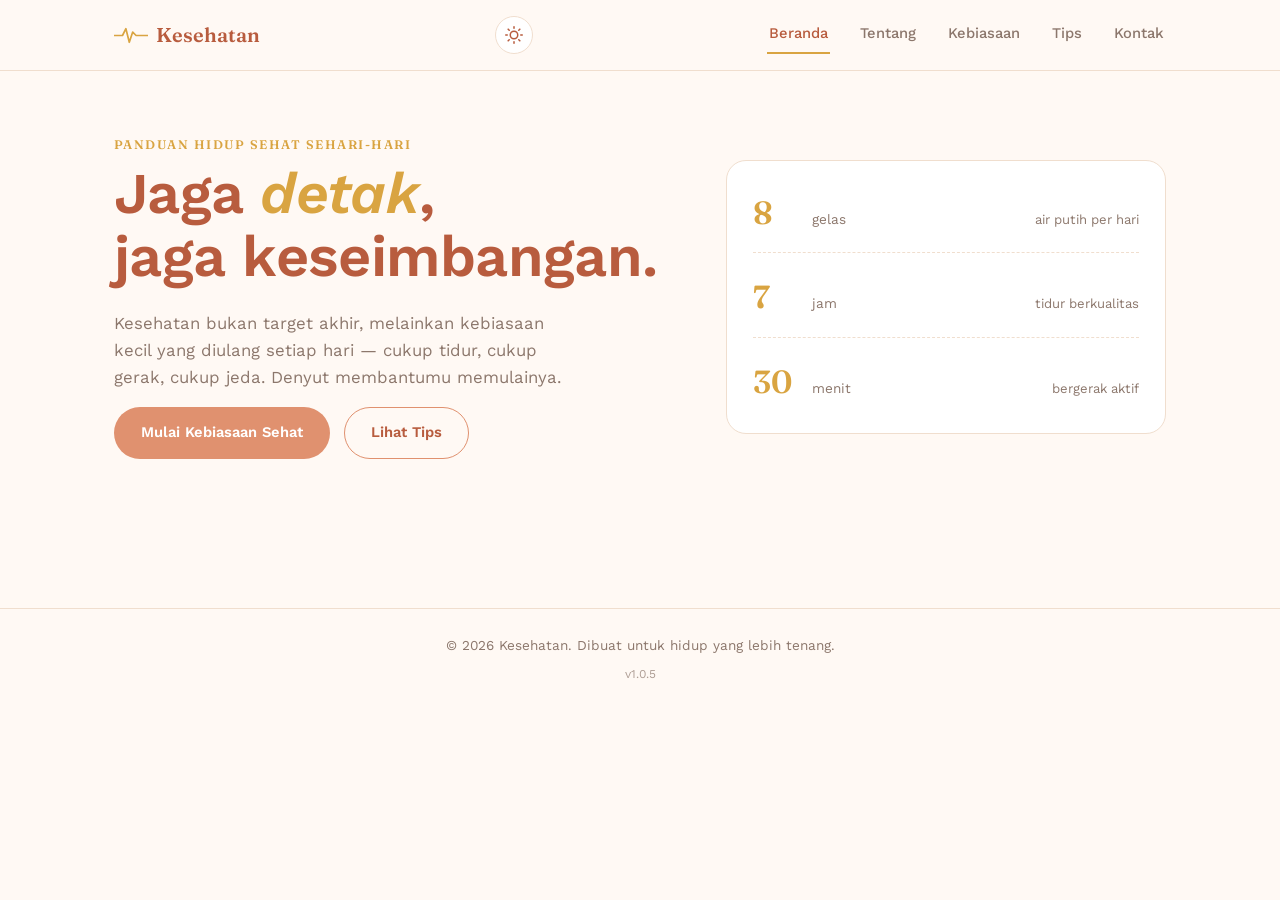
<file: index.html>
<!DOCTYPE html>
<html lang="id">
<head>
<meta charset="UTF-8">
<script>
  /* Terapkan tema tersimpan SEBELUM halaman digambar, biar gak "kedip" */
  (function () {
    if (localStorage.getItem('theme') === 'dark') {
      document.documentElement.setAttribute('data-theme', 'dark');
    }
  })();
</script>
<meta name="viewport" content="width=device-width, initial-scale=1.0">
<title>Kesehatan</title>
<link rel="preconnect" href="https://fonts.googleapis.com">
<link href="https://fonts.googleapis.com/css2?family=Fraunces:opsz,wght@9..144,300;9..144,500;9..144,600;9..144,700&family=Work+Sans:wght@400;500;600&display=swap" rel="stylesheet">
<link rel="stylesheet" href="style.css">
</head>
<body>
<div class="page-loader" id="pageLoader"><div class="page-loader-bar"></div></div>

<header class="site-header">
  <div class="wrap header-row">
    <a href="index.html" class="brand">
      <span class="brand-mark" aria-hidden="true">
        <svg viewBox="0 0 40 20" width="34" height="17">
          <!---------- Logo ---------->
          <polyline points="0,10 10,10 14,2 18,18 22,6 26,10 40,10" fill="none" stroke="currentColor" stroke-width="2" stroke-linecap="round" stroke-linejoin="round"/>
        </svg>
      </span>
      Kesehatan
    </a>

    <div class="header-actions">
      <button class="theme-toggle" id="themeToggle" aria-label="Ganti tema gelap/terang">
        <svg class="icon-sun" viewBox="0 0 24 24" width="18" height="18" fill="none" stroke="currentColor" stroke-width="2" stroke-linecap="round" stroke-linejoin="round"><circle cx="12" cy="12" r="5"/><path d="M12 1v2M12 21v2M4.22 4.22l1.42 1.42M18.36 18.36l1.42 1.42M1 12h2M21 12h2M4.22 19.78l1.42-1.42M18.36 5.64l1.42-1.42"/></svg>
        <svg class="icon-moon" viewBox="0 0 24 24" width="18" height="18" fill="none" stroke="currentColor" stroke-width="2" stroke-linecap="round" stroke-linejoin="round"><path d="M21 12.8A9 9 0 1 1 11.2 3a7 7 0 0 0 9.8 9.8z"/></svg>
      </button>

      <button class="nav-toggle" id="navToggle" aria-label="Buka menu" aria-expanded="false">
        <span></span><span></span><span></span>
      </button>
    </div>

    <nav class="nav-links" id="navLinks">
      <a href="index.html" class="active">Beranda</a>
      <a href="about.html">Tentang</a>
      <a href="kebiasaan.html">Kebiasaan</a>
      <a href="tips.html">Tips</a>
      <a href="contact.html">Kontak</a>
    </nav>
  </div>
</header>

<main>

  <!-- HERO -->
  <section class="hero" id="beranda">
    <div class="wrap hero-grid">
      <div class="hero-copy">
        <p class="eyebrow">Panduan hidup sehat sehari-hari</p>
        <h1>Jaga <em>detak</em>,<br>jaga keseimbangan.</h1>
        <p class="lede">Kesehatan bukan target akhir, melainkan kebiasaan kecil yang diulang setiap hari — cukup tidur, cukup gerak, cukup jeda. Denyut membantumu memulainya.</p>
        <div class="hero-actions">
          <a href="kebiasaan.html" class="btn btn-primary">Mulai Kebiasaan Sehat</a>
          <a href="tips.html" class="btn btn-ghost">Lihat Tips</a>
        </div>
      </div>

      <div class="hero-stats">
        <div class="stat">
          <span class="stat-num" data-count="8">0</span>
          <span class="stat-unit">gelas</span>
          <span class="stat-label">air putih per hari</span>
        </div>
        <div class="stat">
          <span class="stat-num" data-count="7">0</span>
          <span class="stat-unit">jam</span>
          <span class="stat-label">tidur berkualitas</span>
        </div>
        <div class="stat">
          <span class="stat-num" data-count="30">0</span>
          <span class="stat-unit">menit</span>
          <span class="stat-label">bergerak aktif</span>
        </div>
      </div>
    </div>

    <div class="pulse-divider" aria-hidden="true">
      <svg viewBox="0 0 1200 80" preserveAspectRatio="none">
        <!---------- Logo ---------->
        <!-- <polyline id="pulseLine" points="0,40 220,40 260,10 300,70 340,40 1200,40" fill="none" stroke="currentColor" stroke-width="2"/> -->
      </svg>
    </div>
  </section>

<footer class="site-footer">
  <div class="wrap footer-row">
    <span>© 2026 Kesehatan. Dibuat untuk hidup yang lebih tenang.</span>
    <span class="version">v1.0.5</span>
  </div>
</footer>

<script src="script.js"></script>
</body>
</html>
</file>
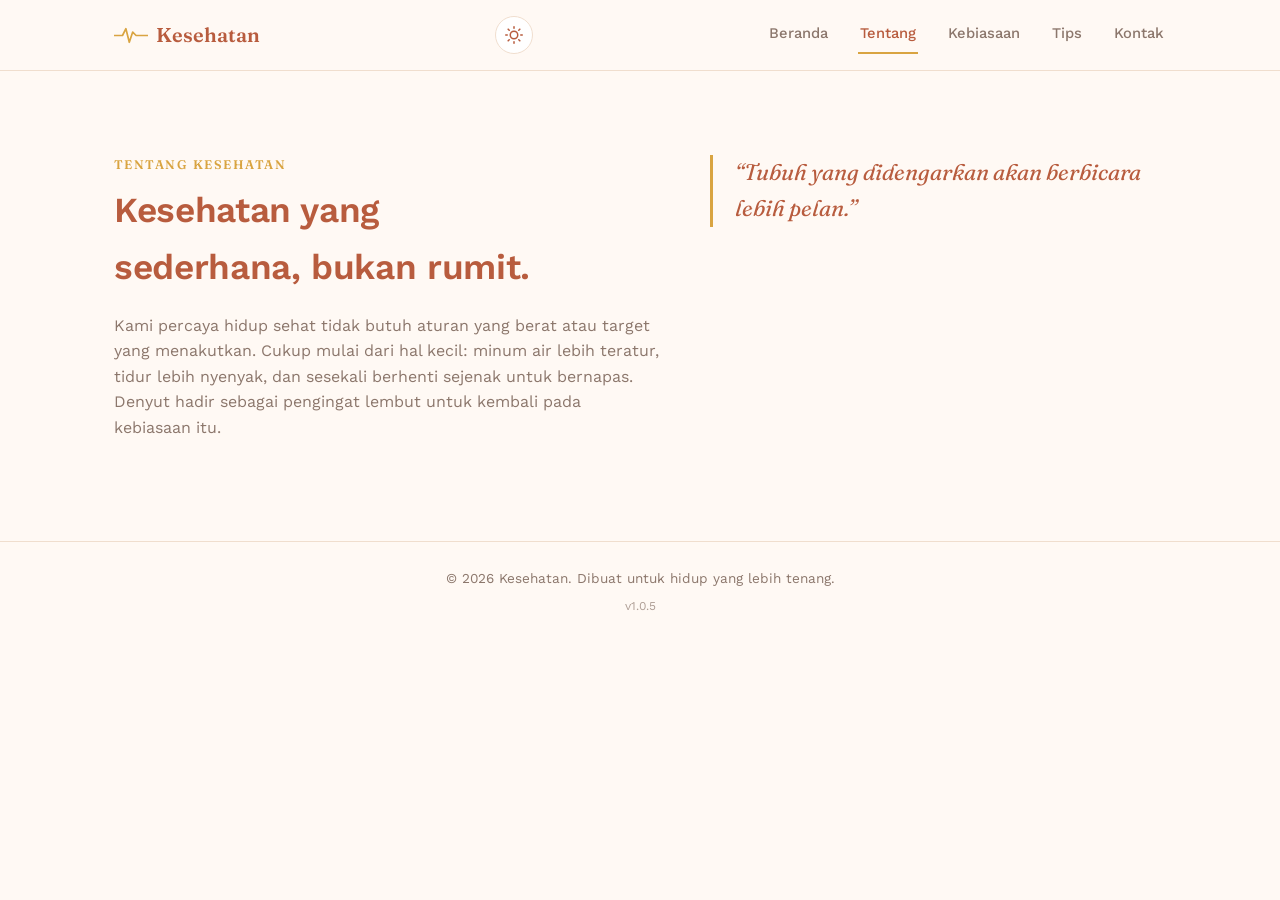
<file: about.html>
<!DOCTYPE html>
<html lang="id">
<head>
<meta charset="UTF-8">
<script>
  /* Terapkan tema tersimpan SEBELUM halaman digambar, biar gak "kedip" */
  (function () {
    if (localStorage.getItem('theme') === 'dark') {
      document.documentElement.setAttribute('data-theme', 'dark');
    }
  })();
</script>
<meta name="viewport" content="width=device-width, initial-scale=1.0">
<title>Project Website kesehatan</title>
<link rel="preconnect" href="https://fonts.googleapis.com">
<link href="https://fonts.googleapis.com/css2?family=Fraunces:opsz,wght@9..144,300;9..144,500;9..144,600;9..144,700&family=Work+Sans:wght@400;500;600&display=swap" rel="stylesheet">
<link rel="stylesheet" href="style.css">
</head>
<body>
<div class="page-loader" id="pageLoader"><div class="page-loader-bar"></div></div>

<header class="site-header">
  <div class="wrap header-row">
    <a href="index.html" class="brand">
      <span class="brand-mark" aria-hidden="true">
        <svg viewBox="0 0 40 20" width="34" height="17">
          <!---------- Logo ---------->
          <polyline points="0,10 10,10 14,2 18,18 22,6 26,10 40,10" fill="none" stroke="currentColor" stroke-width="2" stroke-linecap="round" stroke-linejoin="round"/>
        </svg>
      </span>
      Kesehatan
    </a>

    <div class="header-actions">
      <button class="theme-toggle" id="themeToggle" aria-label="Ganti tema gelap/terang">
        <svg class="icon-sun" viewBox="0 0 24 24" width="18" height="18" fill="none" stroke="currentColor" stroke-width="2" stroke-linecap="round" stroke-linejoin="round"><circle cx="12" cy="12" r="5"/><path d="M12 1v2M12 21v2M4.22 4.22l1.42 1.42M18.36 18.36l1.42 1.42M1 12h2M21 12h2M4.22 19.78l1.42-1.42M18.36 5.64l1.42-1.42"/></svg>
        <svg class="icon-moon" viewBox="0 0 24 24" width="18" height="18" fill="none" stroke="currentColor" stroke-width="2" stroke-linecap="round" stroke-linejoin="round"><path d="M21 12.8A9 9 0 1 1 11.2 3a7 7 0 0 0 9.8 9.8z"/></svg>
      </button>

      <button class="nav-toggle" id="navToggle" aria-label="Buka menu" aria-expanded="false">
        <span></span><span></span><span></span>
      </button>
    </div>

    <nav class="nav-links" id="navLinks">
        <a href="index.html">Beranda</a>
        <a href="about.html" class="active">Tentang</a>
      <a href="kebiasaan.html">Kebiasaan</a>
      <a href="tips.html">Tips</a>
      <a href="contact.html">Kontak</a>
    </nav>
  </div>
</header>

    <section class="section" id="tentang">
    <div class="wrap about-grid">
      <div class="about-text">
        <p class="eyebrow">Tentang Kesehatan</p>
        <h2>Kesehatan yang sederhana, bukan rumit.</h2>
        <p>Kami percaya hidup sehat tidak butuh aturan yang berat atau target yang menakutkan. Cukup mulai dari hal kecil: minum air lebih teratur, tidur lebih nyenyak, dan sesekali berhenti sejenak untuk bernapas. Denyut hadir sebagai pengingat lembut untuk kembali pada kebiasaan itu.</p>
      </div>
      <div class="about-quote">
        <p>&ldquo;Tubuh yang didengarkan akan berbicara lebih pelan.&rdquo;</p>
      </div>
    </div>
  </section>

  <footer class="site-footer">
  <div class="wrap footer-row">
    <span>© 2026 Kesehatan. Dibuat untuk hidup yang lebih tenang.</span>
    <span class="version">v1.0.5</span>
  </div>
</footer>

  <script src="script.js"></script>
</body>
</html>
</file>
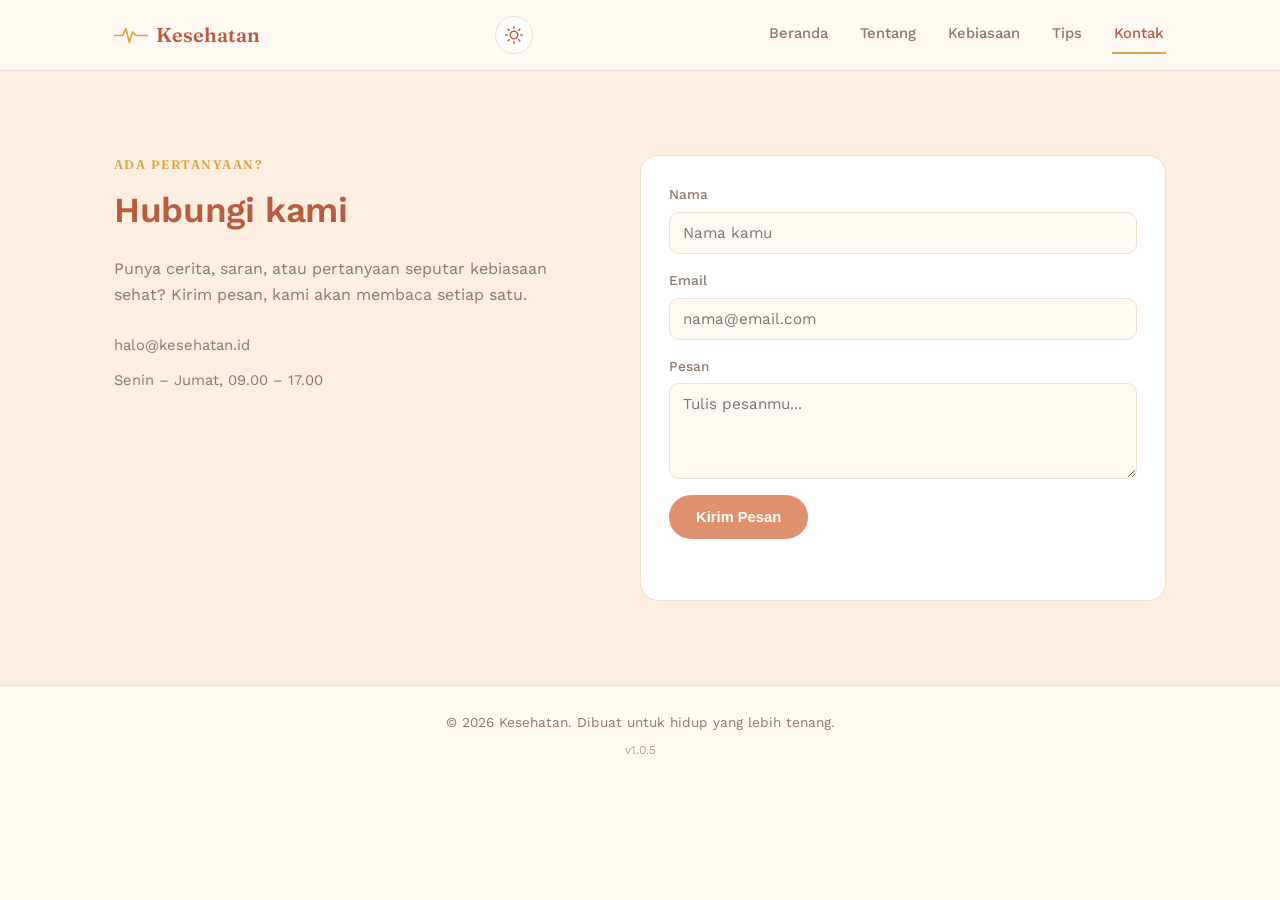
<file: contact.html>
<!DOCTYPE html>
<html lang="id">
<head>
<meta charset="UTF-8">
<script>
  /* Terapkan tema tersimpan SEBELUM halaman digambar, biar gak "kedip" */
  (function () {
    if (localStorage.getItem('theme') === 'dark') {
      document.documentElement.setAttribute('data-theme', 'dark');
    }
  })();
</script>
<meta name="viewport" content="width=device-width, initial-scale=1.0">
<title>Project Website kesehatan</title>
<link rel="preconnect" href="https://fonts.googleapis.com">
<link href="https://fonts.googleapis.com/css2?family=Fraunces:opsz,wght@9..144,300;9..144,500;9..144,600;9..144,700&family=Work+Sans:wght@400;500;600&display=swap" rel="stylesheet">
<link rel="stylesheet" href="style.css">
</head>
<body>
<div class="page-loader" id="pageLoader"><div class="page-loader-bar"></div></div>

<header class="site-header">
  <div class="wrap header-row">
    <a href="index.html" class="brand">
      <span class="brand-mark" aria-hidden="true">
        <svg viewBox="0 0 40 20" width="34" height="17">
          <!---------- Logo ---------->
          <polyline points="0,10 10,10 14,2 18,18 22,6 26,10 40,10" fill="none" stroke="currentColor" stroke-width="2" stroke-linecap="round" stroke-linejoin="round"/>
        </svg>
      </span>
      Kesehatan
    </a>

    <div class="header-actions">
      <button class="theme-toggle" id="themeToggle" aria-label="Ganti tema gelap/terang">
        <svg class="icon-sun" viewBox="0 0 24 24" width="18" height="18" fill="none" stroke="currentColor" stroke-width="2" stroke-linecap="round" stroke-linejoin="round"><circle cx="12" cy="12" r="5"/><path d="M12 1v2M12 21v2M4.22 4.22l1.42 1.42M18.36 18.36l1.42 1.42M1 12h2M21 12h2M4.22 19.78l1.42-1.42M18.36 5.64l1.42-1.42"/></svg>
        <svg class="icon-moon" viewBox="0 0 24 24" width="18" height="18" fill="none" stroke="currentColor" stroke-width="2" stroke-linecap="round" stroke-linejoin="round"><path d="M21 12.8A9 9 0 1 1 11.2 3a7 7 0 0 0 9.8 9.8z"/></svg>
      </button>

      <button class="nav-toggle" id="navToggle" aria-label="Buka menu" aria-expanded="false">
        <span></span><span></span><span></span>
      </button>
    </div>

    <nav class="nav-links" id="navLinks">
        <a href="index.html">Beranda</a>
        <a href="about.html">Tentang</a>
        <a href="kebiasaan.html">Kebiasaan</a>
        <a href="tips.html">Tips</a>
      <a href="contact.html" class="active">Kontak</a>
    </nav>
  </div>
</header>

    <section class="section section-tint" id="kontak">
    <div class="wrap contact-grid">
      <div class="contact-text">
        <p class="eyebrow">Ada pertanyaan?</p>
        <h2>Hubungi kami</h2>
        <p>Punya cerita, saran, atau pertanyaan seputar kebiasaan sehat? Kirim pesan, kami akan membaca setiap satu.</p>
        <ul class="contact-info">
          <li>halo@kesehatan.id</li>
          <li>Senin – Jumat, 09.00 – 17.00</li>
        </ul>
      </div>

      <form class="contact-form" id="contactForm" novalidate>
        <label>
          Nama
          <input type="text" name="name" placeholder="Nama kamu" required>
        </label>
        <label>
          Email
          <input type="email" name="email" placeholder="nama@email.com" required>
        </label>
        <label>
          Pesan
          <textarea name="message" rows="4" placeholder="Tulis pesanmu..." required></textarea>
        </label>
        <button type="submit" class="btn btn-primary">Kirim Pesan</button>
        <p class="form-note" id="formNote" role="status"></p>
      </form>
    </div>
  </section>

  <footer class="site-footer">
  <div class="wrap footer-row">
    <span>© 2026 Kesehatan. Dibuat untuk hidup yang lebih tenang.</span>
    <span class="version">v1.0.5</span>
  </div>
</footer>

  <script src="script.js"></script>
</body>
</html>
</file>
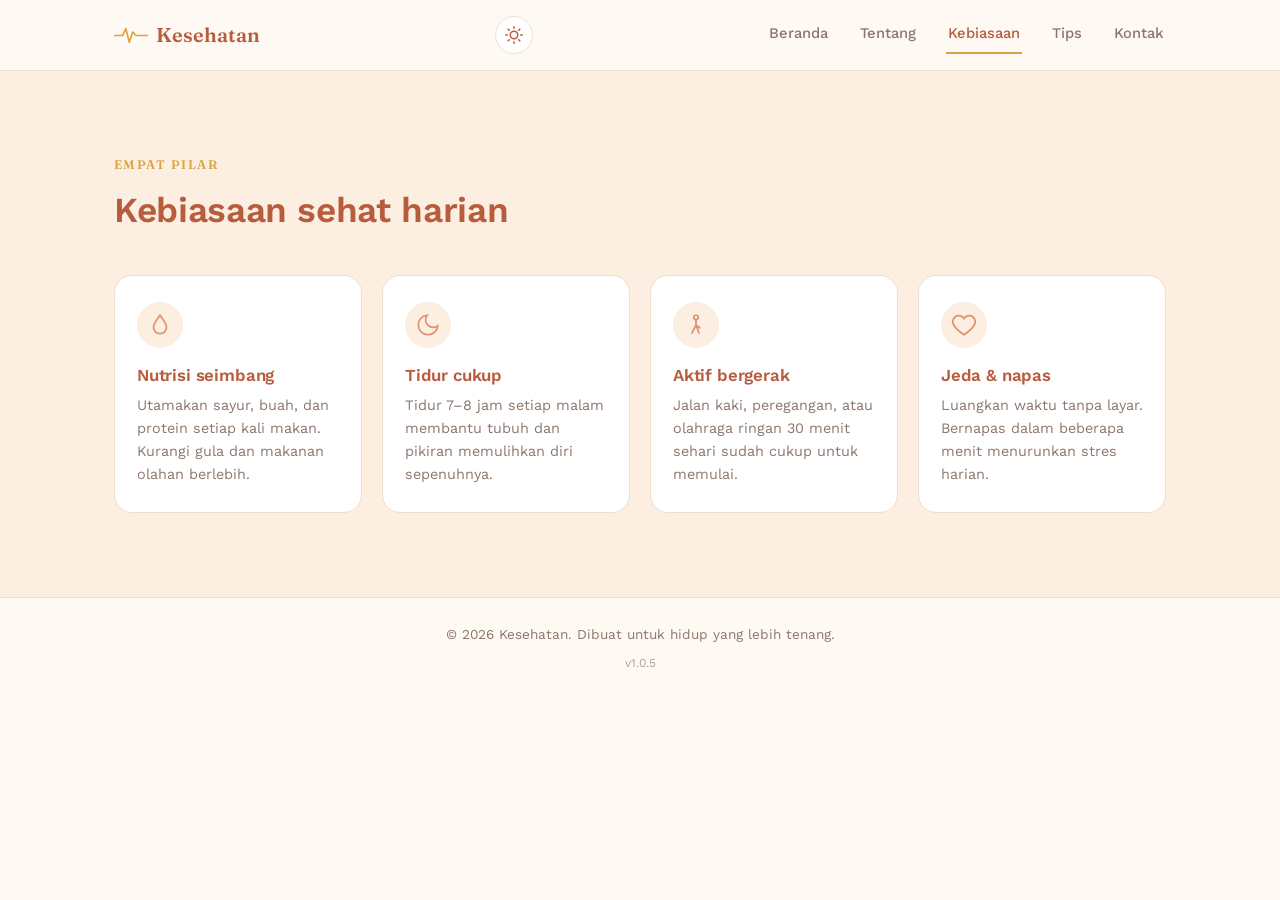
<file: kebiasaan.html>
<!DOCTYPE html>
<html lang="id">
<head>
<meta charset="UTF-8">
<script>
  /* Terapkan tema tersimpan SEBELUM halaman digambar, biar gak "kedip" */
  (function () {
    if (localStorage.getItem('theme') === 'dark') {
      document.documentElement.setAttribute('data-theme', 'dark');
    }
  })();
</script>
<meta name="viewport" content="width=device-width, initial-scale=1.0">
<title>Project Website kesehatan</title>
<link rel="preconnect" href="https://fonts.googleapis.com">
<link href="https://fonts.googleapis.com/css2?family=Fraunces:opsz,wght@9..144,300;9..144,500;9..144,600;9..144,700&family=Work+Sans:wght@400;500;600&display=swap" rel="stylesheet">
<link rel="stylesheet" href="style.css">
</head>
<body>
<div class="page-loader" id="pageLoader"><div class="page-loader-bar"></div></div>

<header class="site-header">
  <div class="wrap header-row">
    <a href="index.html" class="brand">
      <span class="brand-mark" aria-hidden="true">
        <svg viewBox="0 0 40 20" width="34" height="17">
          <!---------- Logo ---------->
          <polyline points="0,10 10,10 14,2 18,18 22,6 26,10 40,10" fill="none" stroke="currentColor" stroke-width="2" stroke-linecap="round" stroke-linejoin="round"/>
        </svg>
      </span>
      Kesehatan
    </a>

    <div class="header-actions">
      <button class="theme-toggle" id="themeToggle" aria-label="Ganti tema gelap/terang">
        <svg class="icon-sun" viewBox="0 0 24 24" width="18" height="18" fill="none" stroke="currentColor" stroke-width="2" stroke-linecap="round" stroke-linejoin="round"><circle cx="12" cy="12" r="5"/><path d="M12 1v2M12 21v2M4.22 4.22l1.42 1.42M18.36 18.36l1.42 1.42M1 12h2M21 12h2M4.22 19.78l1.42-1.42M18.36 5.64l1.42-1.42"/></svg>
        <svg class="icon-moon" viewBox="0 0 24 24" width="18" height="18" fill="none" stroke="currentColor" stroke-width="2" stroke-linecap="round" stroke-linejoin="round"><path d="M21 12.8A9 9 0 1 1 11.2 3a7 7 0 0 0 9.8 9.8z"/></svg>
      </button>

      <button class="nav-toggle" id="navToggle" aria-label="Buka menu" aria-expanded="false">
        <span></span><span></span><span></span>
      </button>
    </div>

    <nav class="nav-links" id="navLinks">
        <a href="index.html">Beranda</a>
        <a href="about.html">Tentang</a>
        <a href="kebiasaan.html" class="active">Kebiasaan</a>
      <a href="tips.html">Tips</a>
      <a href="contact.html">Kontak</a>
    </nav>
  </div>
</header>

    <section class="section section-tint" id="kebiasaan">
    <div class="wrap">
      <p class="eyebrow">Empat pilar</p>
      <h2>Kebiasaan sehat harian</h2>

      <div class="card-grid">
        <article class="card reveal">
          <span class="card-icon" aria-hidden="true">
            <svg viewBox="0 0 24 24" width="26" height="26" fill="none" stroke="currentColor" stroke-width="1.6"><path d="M12 3c3 4 6 7.5 6 11a6 6 0 1 1-12 0c0-3.5 3-7 6-11z"/></svg>
          </span>
          <h3>Nutrisi seimbang</h3>
          <p>Utamakan sayur, buah, dan protein setiap kali makan. Kurangi gula dan makanan olahan berlebih.</p>
        </article>

        <article class="card reveal">
          <span class="card-icon" aria-hidden="true">
            <svg viewBox="0 0 24 24" width="26" height="26" fill="none" stroke="currentColor" stroke-width="1.6"><path d="M21 12.8A9 9 0 1 1 11.2 3a7 7 0 0 0 9.8 9.8z"/></svg>
          </span>
          <h3>Tidur cukup</h3>
          <p>Tidur 7–8 jam setiap malam membantu tubuh dan pikiran memulihkan diri sepenuhnya.</p>
        </article>

        <article class="card reveal">
          <span class="card-icon" aria-hidden="true">
            <svg viewBox="0 0 24 24" width="26" height="26" fill="none" stroke="currentColor" stroke-width="1.6"><circle cx="12" cy="5" r="2"/><path d="M12 7v5l4 3M12 12l-4 8M12 12l3 8"/></svg>
          </span>
          <h3>Aktif bergerak</h3>
          <p>Jalan kaki, peregangan, atau olahraga ringan 30 menit sehari sudah cukup untuk memulai.</p>
        </article>

        <article class="card reveal">
          <span class="card-icon" aria-hidden="true">
            <svg viewBox="0 0 24 24" width="26" height="26" fill="none" stroke="currentColor" stroke-width="1.6"><path d="M12 21s-7-4.6-9.5-9A5.5 5.5 0 0 1 12 6a5.5 5.5 0 0 1 9.5 6c-2.5 4.4-9.5 9-9.5 9z"/></svg>
          </span>
          <h3>Jeda &amp; napas</h3>
          <p>Luangkan waktu tanpa layar. Bernapas dalam beberapa menit menurunkan stres harian.</p>
        </article>
      </div>
    </div>
  </section>

  <footer class="site-footer">
  <div class="wrap footer-row">
    <span>© 2026 Kesehatan. Dibuat untuk hidup yang lebih tenang.</span>
    <span class="version">v1.0.5</span>
  </div>
</footer>

  <script src="script.js"></script>
</body>
</html>
</file>
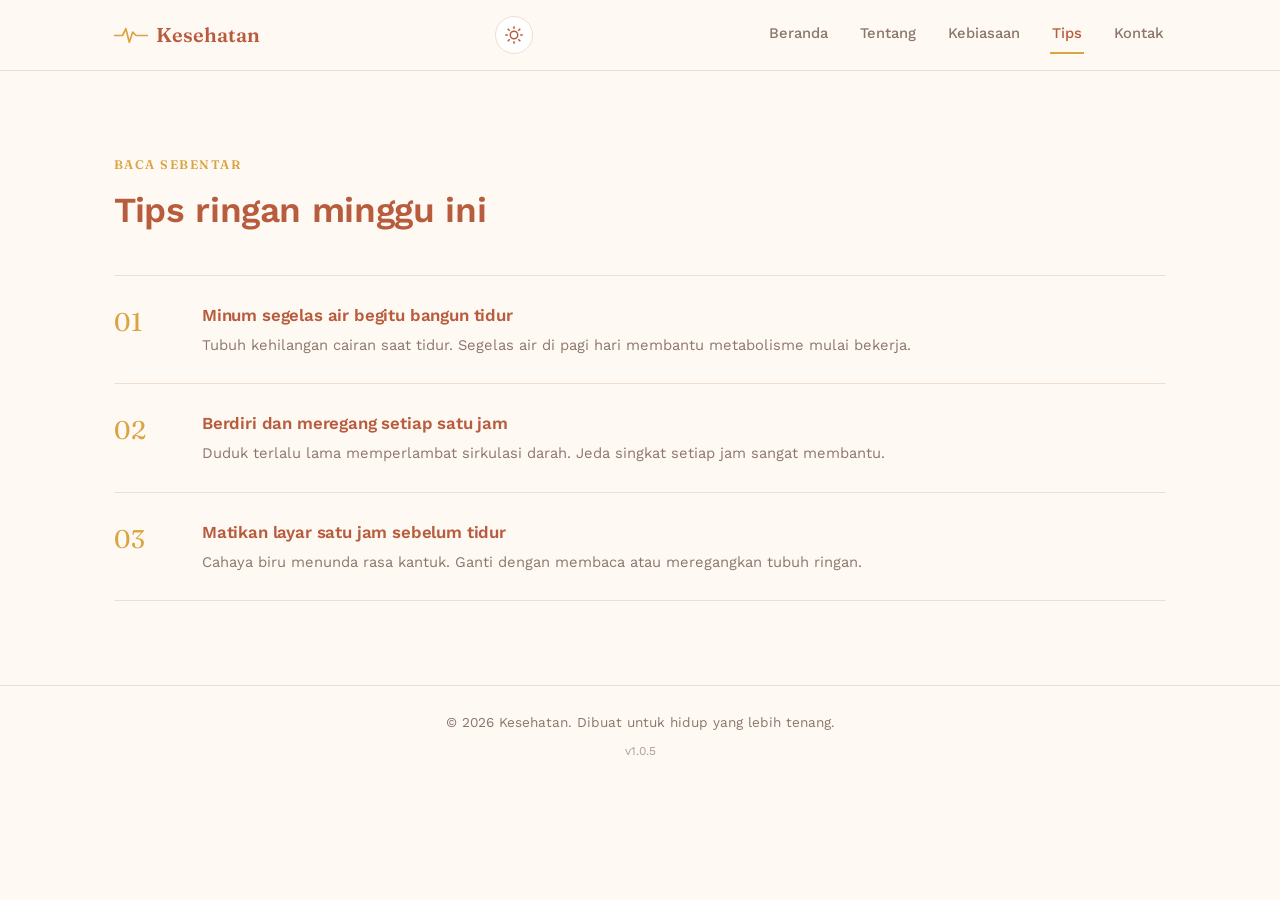
<file: tips.html>
<!DOCTYPE html>
<html lang="id">
<head>
<meta charset="UTF-8">
<script>
  /* Terapkan tema tersimpan SEBELUM halaman digambar, biar gak "kedip" */
  (function () {
    if (localStorage.getItem('theme') === 'dark') {
      document.documentElement.setAttribute('data-theme', 'dark');
    }
  })();
</script>
<meta name="viewport" content="width=device-width, initial-scale=1.0">
<title>Project Website kesehatan</title>
<link rel="preconnect" href="https://fonts.googleapis.com">
<link href="https://fonts.googleapis.com/css2?family=Fraunces:opsz,wght@9..144,300;9..144,500;9..144,600;9..144,700&family=Work+Sans:wght@400;500;600&display=swap" rel="stylesheet">
<link rel="stylesheet" href="style.css">
</head>
<body>
<div class="page-loader" id="pageLoader"><div class="page-loader-bar"></div></div>

<header class="site-header">
  <div class="wrap header-row">
    <a href="index.html" class="brand">
      <span class="brand-mark" aria-hidden="true">
        <svg viewBox="0 0 40 20" width="34" height="17">
          <!---------- Logo ---------->
          <polyline points="0,10 10,10 14,2 18,18 22,6 26,10 40,10" fill="none" stroke="currentColor" stroke-width="2" stroke-linecap="round" stroke-linejoin="round"/>
        </svg>
      </span>
      Kesehatan
    </a>

    <div class="header-actions">
      <button class="theme-toggle" id="themeToggle" aria-label="Ganti tema gelap/terang">
        <svg class="icon-sun" viewBox="0 0 24 24" width="18" height="18" fill="none" stroke="currentColor" stroke-width="2" stroke-linecap="round" stroke-linejoin="round"><circle cx="12" cy="12" r="5"/><path d="M12 1v2M12 21v2M4.22 4.22l1.42 1.42M18.36 18.36l1.42 1.42M1 12h2M21 12h2M4.22 19.78l1.42-1.42M18.36 5.64l1.42-1.42"/></svg>
        <svg class="icon-moon" viewBox="0 0 24 24" width="18" height="18" fill="none" stroke="currentColor" stroke-width="2" stroke-linecap="round" stroke-linejoin="round"><path d="M21 12.8A9 9 0 1 1 11.2 3a7 7 0 0 0 9.8 9.8z"/></svg>
      </button>

      <button class="nav-toggle" id="navToggle" aria-label="Buka menu" aria-expanded="false">
        <span></span><span></span><span></span>
      </button>
    </div>

    <nav class="nav-links" id="navLinks">
        <a href="index.html">Beranda</a>
        <a href="about.html">Tentang</a>
      <a href="kebiasaan.html">Kebiasaan</a>
      <a href="tips.html" class="active">Tips</a>
      <a href="contact.html">Kontak</a>
    </nav>
  </div>
</header>

    <section class="section" id="tips">
    <div class="wrap">
      <p class="eyebrow">Baca sebentar</p>
      <h2>Tips ringan minggu ini</h2>

      <div class="tips-list">
        <article class="tip reveal">
          <span class="tip-num">01</span>
          <div>
            <h3>Minum segelas air begitu bangun tidur</h3>
            <p>Tubuh kehilangan cairan saat tidur. Segelas air di pagi hari membantu metabolisme mulai bekerja.</p>
          </div>
        </article>
        <article class="tip reveal">
          <span class="tip-num">02</span>
          <div>
            <h3>Berdiri dan meregang setiap satu jam</h3>
            <p>Duduk terlalu lama memperlambat sirkulasi darah. Jeda singkat setiap jam sangat membantu.</p>
          </div>
        </article>
        <article class="tip reveal">
          <span class="tip-num">03</span>
          <div>
            <h3>Matikan layar satu jam sebelum tidur</h3>
            <p>Cahaya biru menunda rasa kantuk. Ganti dengan membaca atau meregangkan tubuh ringan.</p>
          </div>
        </article>
      </div>
    </div>
  </section>

  <footer class="site-footer">
  <div class="wrap footer-row">
    <span>© 2026 Kesehatan. Dibuat untuk hidup yang lebih tenang.</span>
    <span class="version">v1.0.5</span>
  </div>
</footer>

  <script src="script.js"></script>
</body>
</html>
</file>
<file: style.css>
:root {
  --bg: #FFF9F4;
  --bg-tint: #FCEEE0;
  --ink: #4A3B34;
  --ink-soft: #8C776C;
  --teal: #E0916F;
  --teal-deep: #B85C3E;
  --red: #D9A441;
  --card: #FFFFFF;
  --line: #F0DECE;
  --header-bg: rgba(255, 249, 244, 0.9);

  --font-display: "Fraunces", serif;
  --font-body: "Work Sans", sans-serif;

  --wrap: 1100px;
}

/* Tema gelap: variabel di atas ditimpa saat <html data-theme="dark"> */
[data-theme="dark"] {
  --bg: #2B211C;
  --bg-tint: #372A23;
  --ink: #F6EAE1;
  --ink-soft: #CBB6A8;
  --teal: #E8A47F;
  --teal-deep: #F1C79E;
  --card: #362A23;
  --line: #4A392F;
  --header-bg: rgba(43, 33, 28, 0.85);
}

/* Transisi halus saat berpindah tema */
body, .card, .contact-form, .hero-stats, .site-header {
  transition: background-color .3s ease, color .3s ease, border-color .3s ease;
}

* { box-sizing: border-box; }

html { scroll-behavior: smooth; }

body {
  margin: 0;
  background: var(--bg);
  color: var(--ink);
  font-family: var(--font-body);
  line-height: 1.6;
  -webkit-font-smoothing: antialiased;
}

.wrap {
  max-width: var(--wrap);
  margin: 0 auto;
  padding: 0 24px;
}

h1, h2, h3 {
  font-family: var(--font-body);
  font-weight: 600;
  color: var(--teal-deep);
  margin: 0 0 .5em;
  letter-spacing: -0.01em;
}

p { margin: 0 0 1em; color: var(--ink-soft); }

em {
  font-style: italic;
  color: var(--red);
}

a { color: inherit; }

.eyebrow {
  font-family: var(--font-display);
  font-size: .78rem;
  font-weight: 600;
  letter-spacing: .12em;
  text-transform: uppercase;
  color: var(--red);
  margin-bottom: .6em;
}

/* ---------- Header ---------- */
.site-header {
  position: sticky;
  top: 0;
  z-index: 50;
  background: var(--header-bg);
  backdrop-filter: blur(8px);
  border-bottom: 1px solid var(--line);
}

.header-row {
  display: flex;
  align-items: center;
  justify-content: space-between;
  height: 70px;
}

.brand {
  display: flex;
  align-items: center;
  gap: 8px;
  font-family: var(--font-display);
  font-weight: 600;
  font-size: 1.25rem;
  color: var(--teal-deep);
  text-decoration: none;
}

.brand-mark { color: var(--red); display: inline-flex; }

.nav-links {
  display: flex;
  gap: 28px;
}

.nav-links a {
  text-decoration: none;
  font-size: .92rem;
  font-weight: 500;
  color: var(--ink-soft);
  padding: 6px 2px;
  border-bottom: 2px solid transparent;
  transition: color .2s ease, border-color .2s ease;
}

.nav-links a:hover,
.nav-links a.active {
  color: var(--teal-deep);
  border-color: var(--red);
}

.nav-toggle {
  display: none;
  flex-direction: column;
  gap: 5px;
  background: none;
  border: none;
  cursor: pointer;
  padding: 8px;
}
.nav-toggle span {
  width: 22px;
  height: 2px;
  background: var(--teal-deep);
  display: block;
}

/* ---------- Toggle dark/light mode ---------- */
.header-actions {
  display: flex;
  align-items: center;
  gap: 12px;
}

.theme-toggle {
  display: inline-flex;
  align-items: center;
  justify-content: center;
  width: 38px;
  height: 38px;
  border-radius: 999px;
  border: 1px solid var(--line);
  background: var(--card);
  color: var(--teal-deep);
  cursor: pointer;
  transition: background .2s ease, border-color .2s ease, transform .15s ease;
}
.theme-toggle:hover { background: var(--bg-tint); transform: translateY(-1px); }

.theme-toggle .icon-moon { display: none; }
[data-theme="dark"] .theme-toggle .icon-sun { display: none; }
[data-theme="dark"] .theme-toggle .icon-moon { display: block; }

/* ---------- Hero ---------- */
.hero { padding: 64px 0 0; position: relative; }

.hero-grid {
  display: grid;
  grid-template-columns: 1.3fr 1fr;
  gap: 40px;
  align-items: center;
  padding-bottom: 56px;
}

.hero-copy h1 {
  font-size: clamp(2.4rem, 5vw, 3.6rem);
  line-height: 1.08;
  margin-bottom: .4em;
}

.lede {
  font-size: 1.05rem;
  max-width: 46ch;
}

.hero-actions {
  display: flex;
  gap: 14px;
  margin-top: 8px;
  flex-wrap: wrap;
}

.btn {
  display: inline-block;
  padding: 13px 26px;
  border-radius: 999px;
  font-size: .92rem;
  font-weight: 600;
  text-decoration: none;
  border: 1px solid transparent;
  cursor: pointer;
  transition: transform .15s ease, background .2s ease, color .2s ease;
}
.btn:hover { transform: translateY(-1px); }

.btn-primary {
  background: var(--teal);
  color: #fff;
}
.btn-primary:hover { background: var(--teal-deep); }

.btn-ghost {
  background: transparent;
  border-color: var(--teal);
  color: var(--teal-deep);
}
.btn-ghost:hover { background: var(--bg-tint); }

.hero-stats {
  display: flex;
  flex-direction: column;
  gap: 18px;
  background: var(--card);
  border: 1px solid var(--line);
  border-radius: 20px;
  padding: 26px;
}

.stat { display: flex; align-items: baseline; gap: 8px; border-bottom: 1px dashed var(--line); padding-bottom: 14px; }
.stat:last-child { border-bottom: none; padding-bottom: 0; }

.stat-num {
  font-family: var(--font-display);
  font-size: 2rem;
  font-weight: 600;
  color: var(--red);
  min-width: 1.6em;
}
.stat-unit { font-size: .85rem; color: var(--ink-soft); }
.stat-label { margin-left: auto; font-size: .82rem; color: var(--ink-soft); text-align: right; max-width: 9em; }


/* ---------- Logo ---------- */
/* .pulse-divider {
  color: var(--red);
  line-height: 0;
}
.pulse-divider svg { width: 100%; height: 56px; display: block; }
#pulseLine {
  stroke-dasharray: 1400;
  stroke-dashoffset: 1400;
  animation: draw 2.2s ease forwards .3s;
}
@keyframes draw { to { stroke-dashoffset: 0; } } */

/* ---------- Sections ---------- */
.section { padding: 84px 0; }
.section-tint { background: var(--bg-tint); }

.section h2 {
  font-size: clamp(1.7rem, 3vw, 2.2rem);
  max-width: 20ch;
}

/* About */
.about-grid {
  display: grid;
  grid-template-columns: 1.2fr 1fr;
  gap: 48px;
  align-items: start;
}
.about-quote {
  border-left: 3px solid var(--red);
  padding-left: 22px;
}
.about-quote p {
  font-family: var(--font-display);
  font-style: italic;
  font-size: 1.4rem;
  color: var(--teal-deep);
  margin: 0;
}

/* Cards */
.card-grid {
  margin-top: 36px;
  display: grid;
  grid-template-columns: repeat(4, 1fr);
  gap: 20px;
}
.card {
  background: var(--card);
  border: 1px solid var(--line);
  border-radius: 18px;
  padding: 26px 22px;
}

.card:hover {
  transform: scale(1.02);
  box-shadow: 0 12px 28px rgba(31, 46, 40, 0.12);
  transition: transform .25s ease, box-shadow .25s ease;
}

.card-icon {
  display: inline-flex;
  align-items: center;
  justify-content: center;
  width: 46px;
  height: 46px;
  border-radius: 50%;
  background: var(--bg-tint);
  color: var(--teal);
  margin-bottom: 14px;
}
.card h3 { font-size: 1.05rem; margin-bottom: .3em; }
.card p { font-size: .9rem; margin: 0; }

/* Tips */
.tips-list {
  margin-top: 36px;
  display: flex;
  flex-direction: column;
  gap: 0;
  border-top: 1px solid var(--line);
}
.tip {
  display: grid;
  grid-template-columns: 70px 1fr;
  gap: 18px;
  padding: 26px 0;
  border-bottom: 1px solid var(--line);
  align-items: start;
}
.tip-num {
  font-family: var(--font-display);
  font-size: 1.6rem;
  color: var(--red);
}
.tip h3 { font-size: 1.05rem; margin-bottom: .3em; }
.tip p { margin: 0; font-size: .92rem; }

/* Contact */
.contact-grid {
  display: grid;
  grid-template-columns: 1fr 1.1fr;
  gap: 48px;
}
.contact-info { list-style: none; padding: 0; margin: 20px 0 0; color: var(--ink-soft); font-size: .92rem; }
.contact-info li { padding: 6px 0; }

.contact-form {
  display: flex;
  flex-direction: column;
  gap: 16px;
  background: var(--card);
  border: 1px solid var(--line);
  border-radius: 18px;
  padding: 28px;
}
.contact-form label {
  display: flex;
  flex-direction: column;
  gap: 6px;
  font-size: .85rem;
  font-weight: 500;
  color: var(--ink-soft);
}
.contact-form input,
.contact-form textarea {
  font-family: var(--font-body);
  font-size: .95rem;
  padding: 11px 13px;
  border-radius: 10px;
  border: 1px solid var(--line);
  background: var(--bg);
  color: var(--ink);
  resize: vertical;
}
.contact-form input:focus,
.contact-form textarea:focus {
  outline: 2px solid var(--teal);
  outline-offset: 1px;
}
.contact-form button { align-self: flex-start; }
.form-note { font-size: .85rem; color: var(--teal); min-height: 1.2em; margin: 0; }

/* Footer */
.site-footer {
  border-top: 1px solid var(--line);
  padding: 26px 0;
}
.footer-row {
  display: flex;
  flex-direction: column;
  align-items: center;
  text-align: center;
  gap: 8px;
  font-size: .85rem;
  color: var(--ink-soft);
}
.footer-row a { text-decoration: none; color: var(--teal-deep); font-weight: 500; }
.version {
  font-size: .75rem;
  color: var(--ink-soft);
  opacity: .7;
}

/* Reveal on scroll */
.reveal {
  opacity: 0;
  transform: translateY(16px);
  transition: opacity .6s ease, transform .6s ease;
}
.reveal.visible { opacity: 1; transform: translateY(0); }

/* Reduced motion */
@media (prefers-reduced-motion: reduce) {
  html { scroll-behavior: auto; }
  #pulseLine { animation: none; stroke-dashoffset: 0; }
  .reveal { opacity: 1; transform: none; transition: none; }
}

/* ---------- Responsive ---------- */
@media (max-width: 860px) {
  .hero-grid, .about-grid, .contact-grid { grid-template-columns: 1fr; }
  .card-grid { grid-template-columns: repeat(2, 1fr); }
}

@media (max-width: 640px) {
  .nav-toggle { display: flex; }
  .nav-links {
    position: absolute;
    top: 70px;
    left: 0;
    right: 0;
    background: var(--bg);
    flex-direction: column;
    gap: 0;
    border-bottom: 1px solid var(--line);
    max-height: 0;
    overflow: hidden;
    transition: max-height .25s ease;
  }
  .nav-links.open { max-height: 300px; }
  .nav-links a { padding: 14px 24px; border-bottom: 1px solid var(--line); }
  .card-grid { grid-template-columns: 1fr; }
  .tip { grid-template-columns: 44px 1fr; }
}

/* ---------- Loading indicator saat pindah halaman ---------- */
.page-loader {
  position: fixed;
  top: 0;
  left: 0;
  width: 100%;
  height: 3px;
  z-index: 999;
  pointer-events: none;
  background: transparent;
}
.page-loader-bar {
  height: 100%;
  width: 0%;
  background: var(--red);
  opacity: 1;
  transition: width .35s ease, opacity .25s ease .1s;
}
.page-loader.loading .page-loader-bar { width: 75%; }
.page-loader.done .page-loader-bar { width: 100%; opacity: 0; }
</file>
